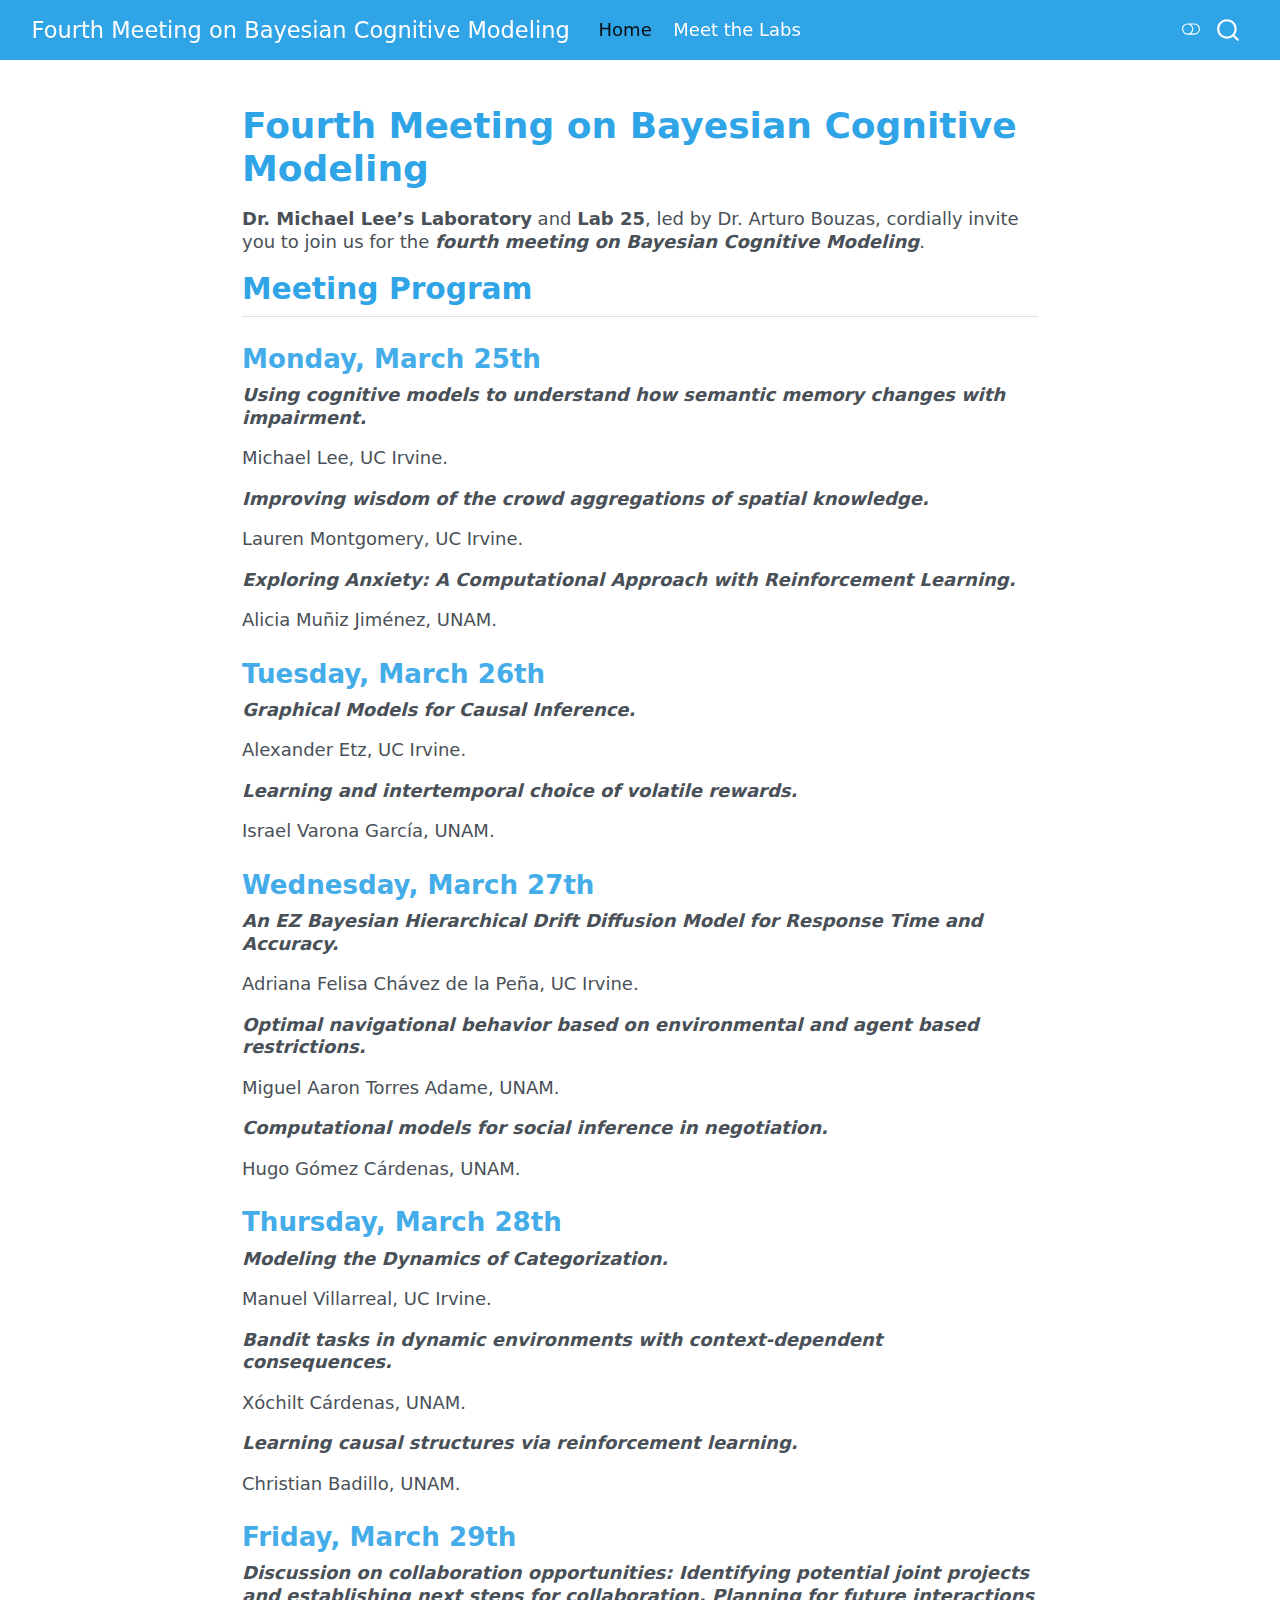
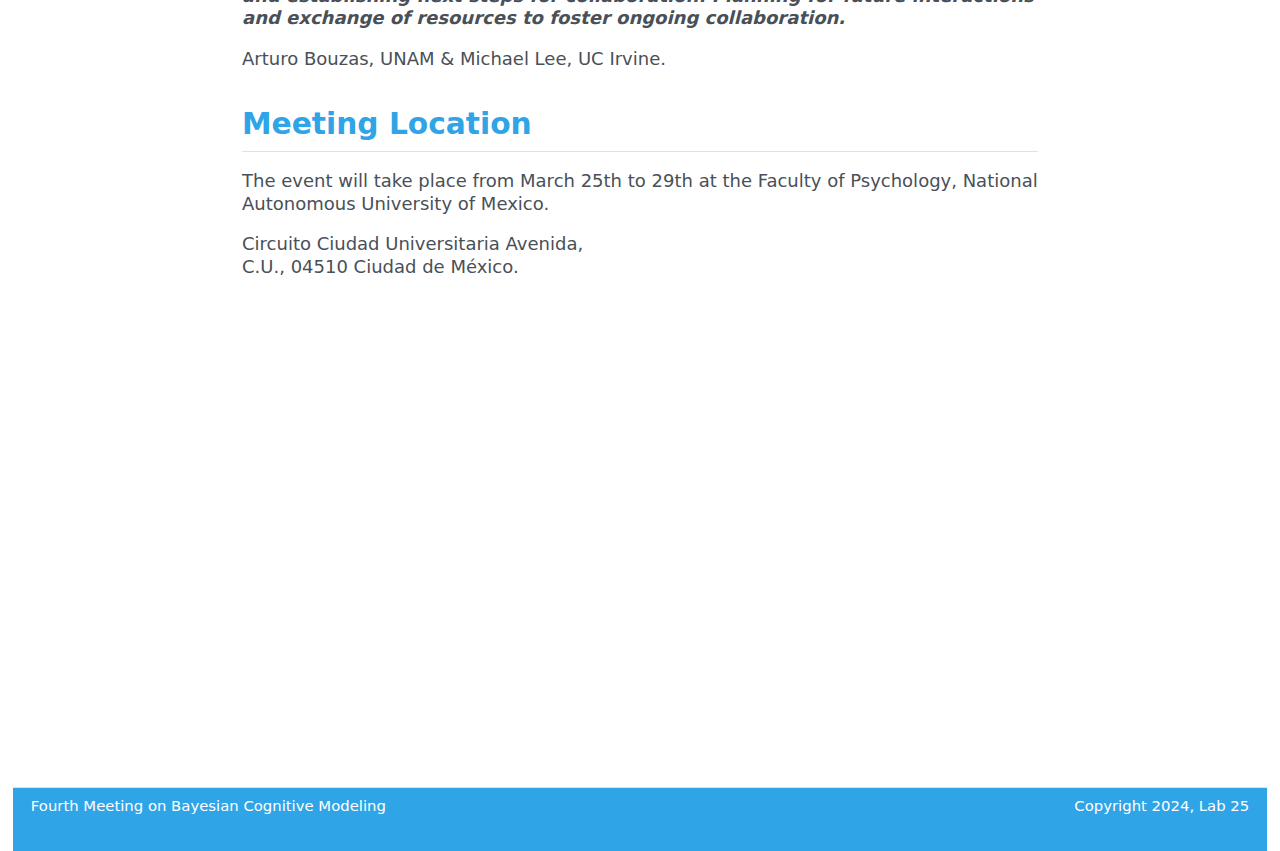
<file: docs/index.html>
<!DOCTYPE html>
<html xmlns="http://www.w3.org/1999/xhtml" lang="en" xml:lang="en"><head>

<meta charset="utf-8">
<meta name="generator" content="quarto-1.4.551">

<meta name="viewport" content="width=device-width, initial-scale=1.0, user-scalable=yes">


<title>Fourth Meeting on Bayesian Cognitive Modeling</title>
<style>
code{white-space: pre-wrap;}
span.smallcaps{font-variant: small-caps;}
div.columns{display: flex; gap: min(4vw, 1.5em);}
div.column{flex: auto; overflow-x: auto;}
div.hanging-indent{margin-left: 1.5em; text-indent: -1.5em;}
ul.task-list{list-style: none;}
ul.task-list li input[type="checkbox"] {
  width: 0.8em;
  margin: 0 0.8em 0.2em -1em; /* quarto-specific, see https://github.com/quarto-dev/quarto-cli/issues/4556 */ 
  vertical-align: middle;
}
</style>


<script src="site_libs/quarto-nav/quarto-nav.js"></script>
<script src="site_libs/quarto-nav/headroom.min.js"></script>
<script src="site_libs/clipboard/clipboard.min.js"></script>
<script src="site_libs/quarto-search/autocomplete.umd.js"></script>
<script src="site_libs/quarto-search/fuse.min.js"></script>
<script src="site_libs/quarto-search/quarto-search.js"></script>
<meta name="quarto:offset" content="./">
<script src="site_libs/quarto-html/quarto.js"></script>
<script src="site_libs/quarto-html/popper.min.js"></script>
<script src="site_libs/quarto-html/tippy.umd.min.js"></script>
<script src="site_libs/quarto-html/anchor.min.js"></script>
<link href="site_libs/quarto-html/tippy.css" rel="stylesheet">
<link href="site_libs/quarto-html/quarto-syntax-highlighting.css" rel="stylesheet" class="quarto-color-scheme" id="quarto-text-highlighting-styles">
<link href="site_libs/quarto-html/quarto-syntax-highlighting-dark.css" rel="prefetch" class="quarto-color-scheme quarto-color-alternate" id="quarto-text-highlighting-styles">
<script src="site_libs/bootstrap/bootstrap.min.js"></script>
<link href="site_libs/bootstrap/bootstrap-icons.css" rel="stylesheet">
<link href="site_libs/bootstrap/bootstrap.min.css" rel="stylesheet" class="quarto-color-scheme" id="quarto-bootstrap" data-mode="light">
<link href="site_libs/bootstrap/bootstrap-dark.min.css" rel="prefetch" class="quarto-color-scheme quarto-color-alternate" id="quarto-bootstrap" data-mode="dark">
<script id="quarto-search-options" type="application/json">{
  "location": "navbar",
  "copy-button": false,
  "collapse-after": 3,
  "panel-placement": "end",
  "type": "overlay",
  "limit": 50,
  "keyboard-shortcut": [
    "f",
    "/",
    "s"
  ],
  "show-item-context": false,
  "language": {
    "search-no-results-text": "No results",
    "search-matching-documents-text": "matching documents",
    "search-copy-link-title": "Copy link to search",
    "search-hide-matches-text": "Hide additional matches",
    "search-more-match-text": "more match in this document",
    "search-more-matches-text": "more matches in this document",
    "search-clear-button-title": "Clear",
    "search-text-placeholder": "",
    "search-detached-cancel-button-title": "Cancel",
    "search-submit-button-title": "Submit",
    "search-label": "Search"
  }
}</script>
<style>html{ scroll-behavior: smooth; }</style>


<link rel="stylesheet" href="styles.css">
</head>

<body class="nav-fixed fullcontent">

<div id="quarto-search-results"></div>
  <header id="quarto-header" class="headroom fixed-top">
    <nav class="navbar navbar-expand-lg " data-bs-theme="dark">
      <div class="navbar-container container-fluid">
      <div class="navbar-brand-container mx-auto">
    <a class="navbar-brand" href="./index.html">
    <span class="navbar-title">Fourth Meeting on Bayesian Cognitive Modeling</span>
    </a>
  </div>
            <div id="quarto-search" class="" title="Search"></div>
          <button class="navbar-toggler" type="button" data-bs-toggle="collapse" data-bs-target="#navbarCollapse" aria-controls="navbarCollapse" aria-expanded="false" aria-label="Toggle navigation" onclick="if (window.quartoToggleHeadroom) { window.quartoToggleHeadroom(); }">
  <span class="navbar-toggler-icon"></span>
</button>
          <div class="collapse navbar-collapse" id="navbarCollapse">
            <ul class="navbar-nav navbar-nav-scroll me-auto">
  <li class="nav-item">
    <a class="nav-link active" href="./index.html" aria-current="page"> 
<span class="menu-text">Home</span></a>
  </li>  
  <li class="nav-item">
    <a class="nav-link" href="./about.html"> 
<span class="menu-text">Meet the Labs</span></a>
  </li>  
</ul>
          </div> <!-- /navcollapse -->
          <div class="quarto-navbar-tools">
  <a href="" class="quarto-color-scheme-toggle quarto-navigation-tool  px-1" onclick="window.quartoToggleColorScheme(); return false;" title="Toggle dark mode"><i class="bi"></i></a>
</div>
      </div> <!-- /container-fluid -->
    </nav>
</header>
<!-- content -->
<div id="quarto-content" class="quarto-container page-columns page-rows-contents page-layout-article page-navbar">
<!-- sidebar -->
<!-- margin-sidebar -->
    
<!-- main -->
<main class="content" id="quarto-document-content">

<header id="title-block-header" class="quarto-title-block default">
<div class="quarto-title">
<h1 class="title">Fourth Meeting on Bayesian Cognitive Modeling</h1>
</div>



<div class="quarto-title-meta">

    
  
    
  </div>
  


</header>


<div>
<p>
</p><p><strong>Dr.&nbsp;Michael Lee’s Laboratory</strong> and <strong>Lab 25</strong>, led by Dr.&nbsp;Arturo Bouzas, cordially invite you to join us for the <strong><em>fourth meeting on Bayesian Cognitive Modeling</em></strong>.</p>
<p></p>
</div>
<section id="meeting-program" class="level2">
<h2 class="anchored" data-anchor-id="meeting-program">Meeting Program</h2>
<section id="monday-march-25th" class="level3">
<h3 class="anchored" data-anchor-id="monday-march-25th">Monday, March 25th</h3>
<p><strong><em>Using cognitive models to understand how semantic memory changes with impairment.</em></strong></p>
<p>Michael Lee, UC Irvine.</p>
<p><strong><em>Improving wisdom of the crowd aggregations of spatial knowledge.</em></strong></p>
<p>Lauren Montgomery, UC Irvine.</p>
<p><strong><em>Exploring Anxiety: A Computational Approach with Reinforcement Learning.</em></strong></p>
<p>Alicia Muñiz Jiménez, UNAM.</p>
</section>
<section id="tuesday-march-26th" class="level3">
<h3 class="anchored" data-anchor-id="tuesday-march-26th">Tuesday, March 26th</h3>
<p><strong><em>Graphical Models for Causal Inference.</em></strong></p>
<p>Alexander Etz, UC Irvine.</p>
<p><strong><em>Learning and intertemporal choice of volatile rewards.</em></strong></p>
<p>Israel Varona García, UNAM.</p>
</section>
<section id="wednesday-march-27th" class="level3">
<h3 class="anchored" data-anchor-id="wednesday-march-27th">Wednesday, March 27th</h3>
<p><strong><em>An EZ Bayesian Hierarchical Drift Diffusion Model for Response Time and Accuracy.</em></strong></p>
<p>Adriana Felisa Chávez de la Peña, UC Irvine.</p>
<p><strong><em>Optimal navigational behavior based on environmental and agent based restrictions.</em></strong></p>
<p>Miguel Aaron Torres Adame, UNAM.</p>
<p><strong><em>Computational models for social inference in negotiation.</em></strong></p>
<p>Hugo Gómez Cárdenas, UNAM.</p>
</section>
<section id="thursday-march-28th" class="level3">
<h3 class="anchored" data-anchor-id="thursday-march-28th">Thursday, March 28th</h3>
<p><strong><em>Modeling the Dynamics of Categorization.</em></strong></p>
<p>Manuel Villarreal, UC Irvine.</p>
<p><strong><em>Bandit tasks in dynamic environments with context-dependent consequences.</em></strong></p>
<p>Xóchilt Cárdenas, UNAM.</p>
<p><strong><em>Learning causal structures via reinforcement learning.</em></strong></p>
<p>Christian Badillo, UNAM.</p>
</section>
<section id="friday-march-29th" class="level3">
<h3 class="anchored" data-anchor-id="friday-march-29th">Friday, March 29th</h3>
<p><strong><em>Discussion on collaboration opportunities: Identifying potential joint projects and establishing next steps for collaboration. Planning for future interactions and exchange of resources to foster ongoing collaboration.</em></strong></p>
<p>Arturo Bouzas, UNAM &amp; Michael Lee, UC Irvine.</p>
</section>
</section>
<section id="meeting-location" class="level2">
<h2 class="anchored" data-anchor-id="meeting-location">Meeting Location</h2>
<div>
<p>
The event will take place from March 25th to 29th at the Faculty of Psychology, National Autonomous University of Mexico.
</p>
</div>
<div>
<p>
Circuito Ciudad Universitaria Avenida, <br> C.U., 04510 Ciudad de México.
</p><p>
</p></div>
<div style="text-decoration:none; overflow:hidden;max-width:100%;width:700px;height:350px;">
<div id="canvas-for-googlemap" style="height:100%; width:100%;max-width:100%;">
<iframe style="height:100%;width:100%;border:0;" frameborder="0" src="https://www.google.com/maps/embed/v1/place?q=Facultad+de+Psicología+UNAM,+Ciudad+Universitaria,+Ciudad+de+México,+CDMX,+México&amp;key=AIzaSyBFw0Qbyq9zTFTd-tUY6dZWTgaQzuU17R8">
</iframe>
</div>
<a class="googlecoder" href="https://www.bootstrapskins.com/themes" id="enable-map-info">premium bootstrap themes</a>
<style>#canvas-for-googlemap img{max-width:none!important;background:none!important;font-size: inherit;font-weight:inherit;}</style>
</div>
<div>
<p><br> <br></p>
</div>


</section>

<a onclick="window.scrollTo(0, 0); return false;" role="button" id="quarto-back-to-top"><i class="bi bi-arrow-up"></i> Back to top</a></main> <!-- /main -->
<script id="quarto-html-after-body" type="application/javascript">
window.document.addEventListener("DOMContentLoaded", function (event) {
  const toggleBodyColorMode = (bsSheetEl) => {
    const mode = bsSheetEl.getAttribute("data-mode");
    const bodyEl = window.document.querySelector("body");
    if (mode === "dark") {
      bodyEl.classList.add("quarto-dark");
      bodyEl.classList.remove("quarto-light");
    } else {
      bodyEl.classList.add("quarto-light");
      bodyEl.classList.remove("quarto-dark");
    }
  }
  const toggleBodyColorPrimary = () => {
    const bsSheetEl = window.document.querySelector("link#quarto-bootstrap");
    if (bsSheetEl) {
      toggleBodyColorMode(bsSheetEl);
    }
  }
  toggleBodyColorPrimary();  
  const disableStylesheet = (stylesheets) => {
    for (let i=0; i < stylesheets.length; i++) {
      const stylesheet = stylesheets[i];
      stylesheet.rel = 'prefetch';
    }
  }
  const enableStylesheet = (stylesheets) => {
    for (let i=0; i < stylesheets.length; i++) {
      const stylesheet = stylesheets[i];
      stylesheet.rel = 'stylesheet';
    }
  }
  const manageTransitions = (selector, allowTransitions) => {
    const els = window.document.querySelectorAll(selector);
    for (let i=0; i < els.length; i++) {
      const el = els[i];
      if (allowTransitions) {
        el.classList.remove('notransition');
      } else {
        el.classList.add('notransition');
      }
    }
  }
  const toggleGiscusIfUsed = (isAlternate, darkModeDefault) => {
    const baseTheme = document.querySelector('#giscus-base-theme')?.value ?? 'light';
    const alternateTheme = document.querySelector('#giscus-alt-theme')?.value ?? 'dark';
    let newTheme = '';
    if(darkModeDefault) {
      newTheme = isAlternate ? baseTheme : alternateTheme;
    } else {
      newTheme = isAlternate ? alternateTheme : baseTheme;
    }
    const changeGiscusTheme = () => {
      // From: https://github.com/giscus/giscus/issues/336
      const sendMessage = (message) => {
        const iframe = document.querySelector('iframe.giscus-frame');
        if (!iframe) return;
        iframe.contentWindow.postMessage({ giscus: message }, 'https://giscus.app');
      }
      sendMessage({
        setConfig: {
          theme: newTheme
        }
      });
    }
    const isGiscussLoaded = window.document.querySelector('iframe.giscus-frame') !== null;
    if (isGiscussLoaded) {
      changeGiscusTheme();
    }
  }
  const toggleColorMode = (alternate) => {
    // Switch the stylesheets
    const alternateStylesheets = window.document.querySelectorAll('link.quarto-color-scheme.quarto-color-alternate');
    manageTransitions('#quarto-margin-sidebar .nav-link', false);
    if (alternate) {
      enableStylesheet(alternateStylesheets);
      for (const sheetNode of alternateStylesheets) {
        if (sheetNode.id === "quarto-bootstrap") {
          toggleBodyColorMode(sheetNode);
        }
      }
    } else {
      disableStylesheet(alternateStylesheets);
      toggleBodyColorPrimary();
    }
    manageTransitions('#quarto-margin-sidebar .nav-link', true);
    // Switch the toggles
    const toggles = window.document.querySelectorAll('.quarto-color-scheme-toggle');
    for (let i=0; i < toggles.length; i++) {
      const toggle = toggles[i];
      if (toggle) {
        if (alternate) {
          toggle.classList.add("alternate");     
        } else {
          toggle.classList.remove("alternate");
        }
      }
    }
    // Hack to workaround the fact that safari doesn't
    // properly recolor the scrollbar when toggling (#1455)
    if (navigator.userAgent.indexOf('Safari') > 0 && navigator.userAgent.indexOf('Chrome') == -1) {
      manageTransitions("body", false);
      window.scrollTo(0, 1);
      setTimeout(() => {
        window.scrollTo(0, 0);
        manageTransitions("body", true);
      }, 40);  
    }
  }
  const isFileUrl = () => { 
    return window.location.protocol === 'file:';
  }
  const hasAlternateSentinel = () => {  
    let styleSentinel = getColorSchemeSentinel();
    if (styleSentinel !== null) {
      return styleSentinel === "alternate";
    } else {
      return false;
    }
  }
  const setStyleSentinel = (alternate) => {
    const value = alternate ? "alternate" : "default";
    if (!isFileUrl()) {
      window.localStorage.setItem("quarto-color-scheme", value);
    } else {
      localAlternateSentinel = value;
    }
  }
  const getColorSchemeSentinel = () => {
    if (!isFileUrl()) {
      const storageValue = window.localStorage.getItem("quarto-color-scheme");
      return storageValue != null ? storageValue : localAlternateSentinel;
    } else {
      return localAlternateSentinel;
    }
  }
  const darkModeDefault = false;
  let localAlternateSentinel = darkModeDefault ? 'alternate' : 'default';
  // Dark / light mode switch
  window.quartoToggleColorScheme = () => {
    // Read the current dark / light value 
    let toAlternate = !hasAlternateSentinel();
    toggleColorMode(toAlternate);
    setStyleSentinel(toAlternate);
    toggleGiscusIfUsed(toAlternate, darkModeDefault);
  };
  // Ensure there is a toggle, if there isn't float one in the top right
  if (window.document.querySelector('.quarto-color-scheme-toggle') === null) {
    const a = window.document.createElement('a');
    a.classList.add('top-right');
    a.classList.add('quarto-color-scheme-toggle');
    a.href = "";
    a.onclick = function() { try { window.quartoToggleColorScheme(); } catch {} return false; };
    const i = window.document.createElement("i");
    i.classList.add('bi');
    a.appendChild(i);
    window.document.body.appendChild(a);
  }
  // Switch to dark mode if need be
  if (hasAlternateSentinel()) {
    toggleColorMode(true);
  } else {
    toggleColorMode(false);
  }
  const icon = "";
  const anchorJS = new window.AnchorJS();
  anchorJS.options = {
    placement: 'right',
    icon: icon
  };
  anchorJS.add('.anchored');
  const isCodeAnnotation = (el) => {
    for (const clz of el.classList) {
      if (clz.startsWith('code-annotation-')) {                     
        return true;
      }
    }
    return false;
  }
  const clipboard = new window.ClipboardJS('.code-copy-button', {
    text: function(trigger) {
      const codeEl = trigger.previousElementSibling.cloneNode(true);
      for (const childEl of codeEl.children) {
        if (isCodeAnnotation(childEl)) {
          childEl.remove();
        }
      }
      return codeEl.innerText;
    }
  });
  clipboard.on('success', function(e) {
    // button target
    const button = e.trigger;
    // don't keep focus
    button.blur();
    // flash "checked"
    button.classList.add('code-copy-button-checked');
    var currentTitle = button.getAttribute("title");
    button.setAttribute("title", "Copied!");
    let tooltip;
    if (window.bootstrap) {
      button.setAttribute("data-bs-toggle", "tooltip");
      button.setAttribute("data-bs-placement", "left");
      button.setAttribute("data-bs-title", "Copied!");
      tooltip = new bootstrap.Tooltip(button, 
        { trigger: "manual", 
          customClass: "code-copy-button-tooltip",
          offset: [0, -8]});
      tooltip.show();    
    }
    setTimeout(function() {
      if (tooltip) {
        tooltip.hide();
        button.removeAttribute("data-bs-title");
        button.removeAttribute("data-bs-toggle");
        button.removeAttribute("data-bs-placement");
      }
      button.setAttribute("title", currentTitle);
      button.classList.remove('code-copy-button-checked');
    }, 1000);
    // clear code selection
    e.clearSelection();
  });
    var localhostRegex = new RegExp(/^(?:http|https):\/\/localhost\:?[0-9]*\//);
    var mailtoRegex = new RegExp(/^mailto:/);
      var filterRegex = new RegExp('/' + window.location.host + '/');
    var isInternal = (href) => {
        return filterRegex.test(href) || localhostRegex.test(href) || mailtoRegex.test(href);
    }
    // Inspect non-navigation links and adorn them if external
 	var links = window.document.querySelectorAll('a[href]:not(.nav-link):not(.navbar-brand):not(.toc-action):not(.sidebar-link):not(.sidebar-item-toggle):not(.pagination-link):not(.no-external):not([aria-hidden]):not(.dropdown-item):not(.quarto-navigation-tool)');
    for (var i=0; i<links.length; i++) {
      const link = links[i];
      if (!isInternal(link.href)) {
        // undo the damage that might have been done by quarto-nav.js in the case of
        // links that we want to consider external
        if (link.dataset.originalHref !== undefined) {
          link.href = link.dataset.originalHref;
        }
      }
    }
  function tippyHover(el, contentFn, onTriggerFn, onUntriggerFn) {
    const config = {
      allowHTML: true,
      maxWidth: 500,
      delay: 100,
      arrow: false,
      appendTo: function(el) {
          return el.parentElement;
      },
      interactive: true,
      interactiveBorder: 10,
      theme: 'quarto',
      placement: 'bottom-start',
    };
    if (contentFn) {
      config.content = contentFn;
    }
    if (onTriggerFn) {
      config.onTrigger = onTriggerFn;
    }
    if (onUntriggerFn) {
      config.onUntrigger = onUntriggerFn;
    }
    window.tippy(el, config); 
  }
  const noterefs = window.document.querySelectorAll('a[role="doc-noteref"]');
  for (var i=0; i<noterefs.length; i++) {
    const ref = noterefs[i];
    tippyHover(ref, function() {
      // use id or data attribute instead here
      let href = ref.getAttribute('data-footnote-href') || ref.getAttribute('href');
      try { href = new URL(href).hash; } catch {}
      const id = href.replace(/^#\/?/, "");
      const note = window.document.getElementById(id);
      if (note) {
        return note.innerHTML;
      } else {
        return "";
      }
    });
  }
  const xrefs = window.document.querySelectorAll('a.quarto-xref');
  const processXRef = (id, note) => {
    // Strip column container classes
    const stripColumnClz = (el) => {
      el.classList.remove("page-full", "page-columns");
      if (el.children) {
        for (const child of el.children) {
          stripColumnClz(child);
        }
      }
    }
    stripColumnClz(note)
    if (id === null || id.startsWith('sec-')) {
      // Special case sections, only their first couple elements
      const container = document.createElement("div");
      if (note.children && note.children.length > 2) {
        container.appendChild(note.children[0].cloneNode(true));
        for (let i = 1; i < note.children.length; i++) {
          const child = note.children[i];
          if (child.tagName === "P" && child.innerText === "") {
            continue;
          } else {
            container.appendChild(child.cloneNode(true));
            break;
          }
        }
        if (window.Quarto?.typesetMath) {
          window.Quarto.typesetMath(container);
        }
        return container.innerHTML
      } else {
        if (window.Quarto?.typesetMath) {
          window.Quarto.typesetMath(note);
        }
        return note.innerHTML;
      }
    } else {
      // Remove any anchor links if they are present
      const anchorLink = note.querySelector('a.anchorjs-link');
      if (anchorLink) {
        anchorLink.remove();
      }
      if (window.Quarto?.typesetMath) {
        window.Quarto.typesetMath(note);
      }
      // TODO in 1.5, we should make sure this works without a callout special case
      if (note.classList.contains("callout")) {
        return note.outerHTML;
      } else {
        return note.innerHTML;
      }
    }
  }
  for (var i=0; i<xrefs.length; i++) {
    const xref = xrefs[i];
    tippyHover(xref, undefined, function(instance) {
      instance.disable();
      let url = xref.getAttribute('href');
      let hash = undefined; 
      if (url.startsWith('#')) {
        hash = url;
      } else {
        try { hash = new URL(url).hash; } catch {}
      }
      if (hash) {
        const id = hash.replace(/^#\/?/, "");
        const note = window.document.getElementById(id);
        if (note !== null) {
          try {
            const html = processXRef(id, note.cloneNode(true));
            instance.setContent(html);
          } finally {
            instance.enable();
            instance.show();
          }
        } else {
          // See if we can fetch this
          fetch(url.split('#')[0])
          .then(res => res.text())
          .then(html => {
            const parser = new DOMParser();
            const htmlDoc = parser.parseFromString(html, "text/html");
            const note = htmlDoc.getElementById(id);
            if (note !== null) {
              const html = processXRef(id, note);
              instance.setContent(html);
            } 
          }).finally(() => {
            instance.enable();
            instance.show();
          });
        }
      } else {
        // See if we can fetch a full url (with no hash to target)
        // This is a special case and we should probably do some content thinning / targeting
        fetch(url)
        .then(res => res.text())
        .then(html => {
          const parser = new DOMParser();
          const htmlDoc = parser.parseFromString(html, "text/html");
          const note = htmlDoc.querySelector('main.content');
          if (note !== null) {
            // This should only happen for chapter cross references
            // (since there is no id in the URL)
            // remove the first header
            if (note.children.length > 0 && note.children[0].tagName === "HEADER") {
              note.children[0].remove();
            }
            const html = processXRef(null, note);
            instance.setContent(html);
          } 
        }).finally(() => {
          instance.enable();
          instance.show();
        });
      }
    }, function(instance) {
    });
  }
      let selectedAnnoteEl;
      const selectorForAnnotation = ( cell, annotation) => {
        let cellAttr = 'data-code-cell="' + cell + '"';
        let lineAttr = 'data-code-annotation="' +  annotation + '"';
        const selector = 'span[' + cellAttr + '][' + lineAttr + ']';
        return selector;
      }
      const selectCodeLines = (annoteEl) => {
        const doc = window.document;
        const targetCell = annoteEl.getAttribute("data-target-cell");
        const targetAnnotation = annoteEl.getAttribute("data-target-annotation");
        const annoteSpan = window.document.querySelector(selectorForAnnotation(targetCell, targetAnnotation));
        const lines = annoteSpan.getAttribute("data-code-lines").split(",");
        const lineIds = lines.map((line) => {
          return targetCell + "-" + line;
        })
        let top = null;
        let height = null;
        let parent = null;
        if (lineIds.length > 0) {
            //compute the position of the single el (top and bottom and make a div)
            const el = window.document.getElementById(lineIds[0]);
            top = el.offsetTop;
            height = el.offsetHeight;
            parent = el.parentElement.parentElement;
          if (lineIds.length > 1) {
            const lastEl = window.document.getElementById(lineIds[lineIds.length - 1]);
            const bottom = lastEl.offsetTop + lastEl.offsetHeight;
            height = bottom - top;
          }
          if (top !== null && height !== null && parent !== null) {
            // cook up a div (if necessary) and position it 
            let div = window.document.getElementById("code-annotation-line-highlight");
            if (div === null) {
              div = window.document.createElement("div");
              div.setAttribute("id", "code-annotation-line-highlight");
              div.style.position = 'absolute';
              parent.appendChild(div);
            }
            div.style.top = top - 2 + "px";
            div.style.height = height + 4 + "px";
            div.style.left = 0;
            let gutterDiv = window.document.getElementById("code-annotation-line-highlight-gutter");
            if (gutterDiv === null) {
              gutterDiv = window.document.createElement("div");
              gutterDiv.setAttribute("id", "code-annotation-line-highlight-gutter");
              gutterDiv.style.position = 'absolute';
              const codeCell = window.document.getElementById(targetCell);
              const gutter = codeCell.querySelector('.code-annotation-gutter');
              gutter.appendChild(gutterDiv);
            }
            gutterDiv.style.top = top - 2 + "px";
            gutterDiv.style.height = height + 4 + "px";
          }
          selectedAnnoteEl = annoteEl;
        }
      };
      const unselectCodeLines = () => {
        const elementsIds = ["code-annotation-line-highlight", "code-annotation-line-highlight-gutter"];
        elementsIds.forEach((elId) => {
          const div = window.document.getElementById(elId);
          if (div) {
            div.remove();
          }
        });
        selectedAnnoteEl = undefined;
      };
        // Handle positioning of the toggle
    window.addEventListener(
      "resize",
      throttle(() => {
        elRect = undefined;
        if (selectedAnnoteEl) {
          selectCodeLines(selectedAnnoteEl);
        }
      }, 10)
    );
    function throttle(fn, ms) {
    let throttle = false;
    let timer;
      return (...args) => {
        if(!throttle) { // first call gets through
            fn.apply(this, args);
            throttle = true;
        } else { // all the others get throttled
            if(timer) clearTimeout(timer); // cancel #2
            timer = setTimeout(() => {
              fn.apply(this, args);
              timer = throttle = false;
            }, ms);
        }
      };
    }
      // Attach click handler to the DT
      const annoteDls = window.document.querySelectorAll('dt[data-target-cell]');
      for (const annoteDlNode of annoteDls) {
        annoteDlNode.addEventListener('click', (event) => {
          const clickedEl = event.target;
          if (clickedEl !== selectedAnnoteEl) {
            unselectCodeLines();
            const activeEl = window.document.querySelector('dt[data-target-cell].code-annotation-active');
            if (activeEl) {
              activeEl.classList.remove('code-annotation-active');
            }
            selectCodeLines(clickedEl);
            clickedEl.classList.add('code-annotation-active');
          } else {
            // Unselect the line
            unselectCodeLines();
            clickedEl.classList.remove('code-annotation-active');
          }
        });
      }
  const findCites = (el) => {
    const parentEl = el.parentElement;
    if (parentEl) {
      const cites = parentEl.dataset.cites;
      if (cites) {
        return {
          el,
          cites: cites.split(' ')
        };
      } else {
        return findCites(el.parentElement)
      }
    } else {
      return undefined;
    }
  };
  var bibliorefs = window.document.querySelectorAll('a[role="doc-biblioref"]');
  for (var i=0; i<bibliorefs.length; i++) {
    const ref = bibliorefs[i];
    const citeInfo = findCites(ref);
    if (citeInfo) {
      tippyHover(citeInfo.el, function() {
        var popup = window.document.createElement('div');
        citeInfo.cites.forEach(function(cite) {
          var citeDiv = window.document.createElement('div');
          citeDiv.classList.add('hanging-indent');
          citeDiv.classList.add('csl-entry');
          var biblioDiv = window.document.getElementById('ref-' + cite);
          if (biblioDiv) {
            citeDiv.innerHTML = biblioDiv.innerHTML;
          }
          popup.appendChild(citeDiv);
        });
        return popup.innerHTML;
      });
    }
  }
});
</script>
</div> <!-- /content -->
<footer class="footer">
  <div class="nav-footer">
    <div class="nav-footer-left">
<p>Fourth Meeting on Bayesian Cognitive Modeling</p>
</div>   
    <div class="nav-footer-center">
      &nbsp;
    </div>
    <div class="nav-footer-right">
<p>Copyright 2024, Lab 25</p>
</div>
  </div>
</footer>




<script src="site_libs/quarto-html/zenscroll-min.js"></script>
</body></html>
</file>
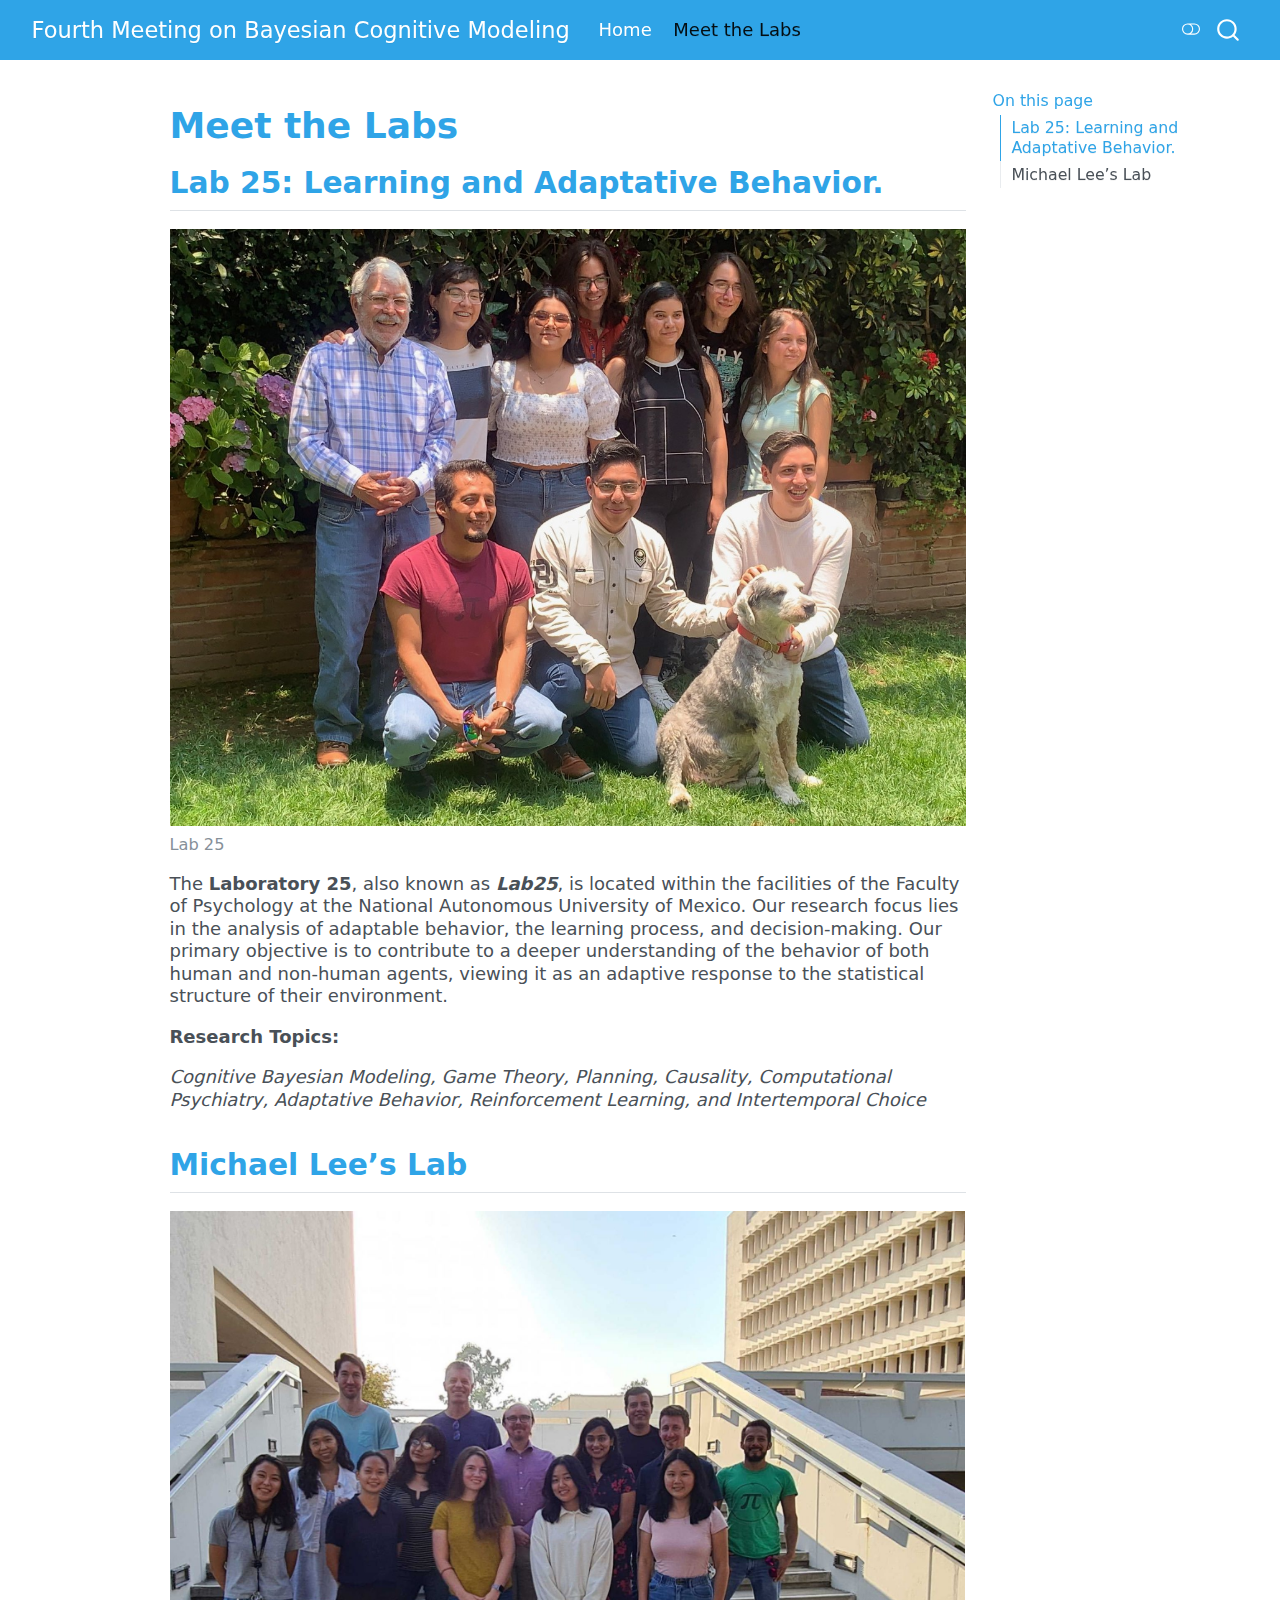
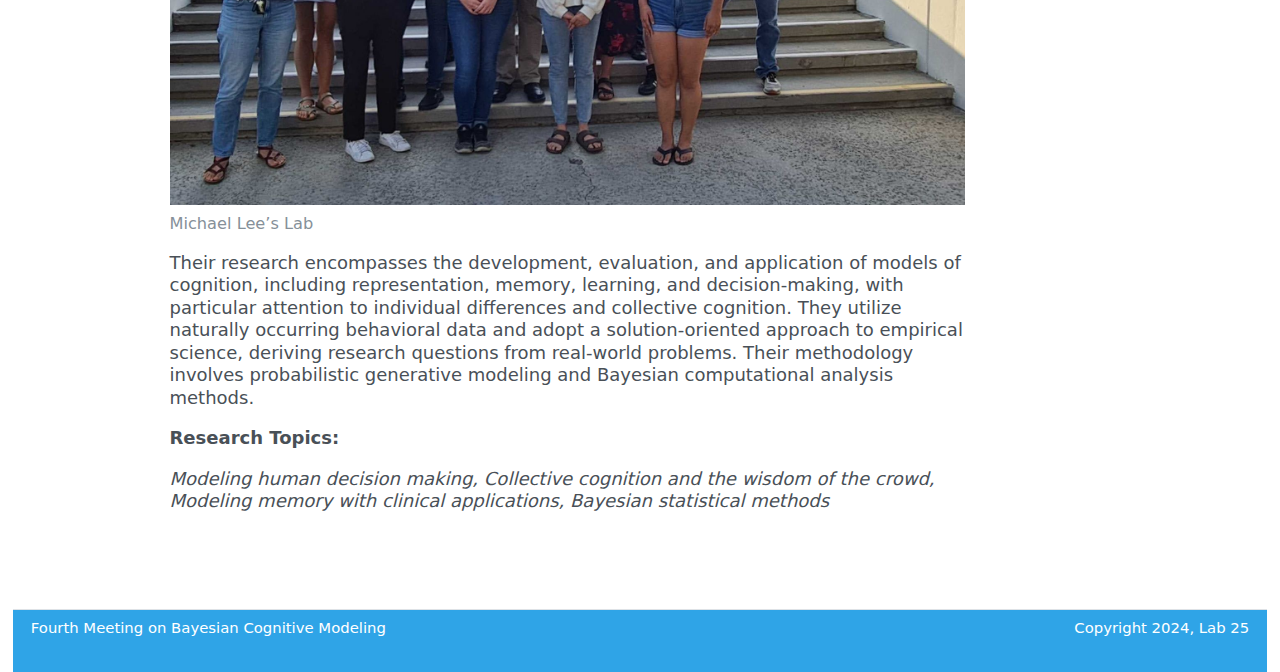
<file: docs/about.html>
<!DOCTYPE html>
<html xmlns="http://www.w3.org/1999/xhtml" lang="en" xml:lang="en"><head>

<meta charset="utf-8">
<meta name="generator" content="quarto-1.4.551">

<meta name="viewport" content="width=device-width, initial-scale=1.0, user-scalable=yes">


<title>Fourth Meeting on Bayesian Cognitive Modeling - Meet the Labs</title>
<style>
code{white-space: pre-wrap;}
span.smallcaps{font-variant: small-caps;}
div.columns{display: flex; gap: min(4vw, 1.5em);}
div.column{flex: auto; overflow-x: auto;}
div.hanging-indent{margin-left: 1.5em; text-indent: -1.5em;}
ul.task-list{list-style: none;}
ul.task-list li input[type="checkbox"] {
  width: 0.8em;
  margin: 0 0.8em 0.2em -1em; /* quarto-specific, see https://github.com/quarto-dev/quarto-cli/issues/4556 */ 
  vertical-align: middle;
}
</style>


<script src="site_libs/quarto-nav/quarto-nav.js"></script>
<script src="site_libs/quarto-nav/headroom.min.js"></script>
<script src="site_libs/clipboard/clipboard.min.js"></script>
<script src="site_libs/quarto-search/autocomplete.umd.js"></script>
<script src="site_libs/quarto-search/fuse.min.js"></script>
<script src="site_libs/quarto-search/quarto-search.js"></script>
<meta name="quarto:offset" content="./">
<script src="site_libs/quarto-html/quarto.js"></script>
<script src="site_libs/quarto-html/popper.min.js"></script>
<script src="site_libs/quarto-html/tippy.umd.min.js"></script>
<script src="site_libs/quarto-html/anchor.min.js"></script>
<link href="site_libs/quarto-html/tippy.css" rel="stylesheet">
<link href="site_libs/quarto-html/quarto-syntax-highlighting.css" rel="stylesheet" class="quarto-color-scheme" id="quarto-text-highlighting-styles">
<link href="site_libs/quarto-html/quarto-syntax-highlighting-dark.css" rel="prefetch" class="quarto-color-scheme quarto-color-alternate" id="quarto-text-highlighting-styles">
<script src="site_libs/bootstrap/bootstrap.min.js"></script>
<link href="site_libs/bootstrap/bootstrap-icons.css" rel="stylesheet">
<link href="site_libs/bootstrap/bootstrap.min.css" rel="stylesheet" class="quarto-color-scheme" id="quarto-bootstrap" data-mode="light">
<link href="site_libs/bootstrap/bootstrap-dark.min.css" rel="prefetch" class="quarto-color-scheme quarto-color-alternate" id="quarto-bootstrap" data-mode="dark">
<script id="quarto-search-options" type="application/json">{
  "location": "navbar",
  "copy-button": false,
  "collapse-after": 3,
  "panel-placement": "end",
  "type": "overlay",
  "limit": 50,
  "keyboard-shortcut": [
    "f",
    "/",
    "s"
  ],
  "show-item-context": false,
  "language": {
    "search-no-results-text": "No results",
    "search-matching-documents-text": "matching documents",
    "search-copy-link-title": "Copy link to search",
    "search-hide-matches-text": "Hide additional matches",
    "search-more-match-text": "more match in this document",
    "search-more-matches-text": "more matches in this document",
    "search-clear-button-title": "Clear",
    "search-text-placeholder": "",
    "search-detached-cancel-button-title": "Cancel",
    "search-submit-button-title": "Submit",
    "search-label": "Search"
  }
}</script>
<style>html{ scroll-behavior: smooth; }</style>


<link rel="stylesheet" href="styles.css">
</head>

<body class="nav-fixed">

<div id="quarto-search-results"></div>
  <header id="quarto-header" class="headroom fixed-top">
    <nav class="navbar navbar-expand-lg " data-bs-theme="dark">
      <div class="navbar-container container-fluid">
      <div class="navbar-brand-container mx-auto">
    <a class="navbar-brand" href="./index.html">
    <span class="navbar-title">Fourth Meeting on Bayesian Cognitive Modeling</span>
    </a>
  </div>
            <div id="quarto-search" class="" title="Search"></div>
          <button class="navbar-toggler" type="button" data-bs-toggle="collapse" data-bs-target="#navbarCollapse" aria-controls="navbarCollapse" aria-expanded="false" aria-label="Toggle navigation" onclick="if (window.quartoToggleHeadroom) { window.quartoToggleHeadroom(); }">
  <span class="navbar-toggler-icon"></span>
</button>
          <div class="collapse navbar-collapse" id="navbarCollapse">
            <ul class="navbar-nav navbar-nav-scroll me-auto">
  <li class="nav-item">
    <a class="nav-link" href="./index.html"> 
<span class="menu-text">Home</span></a>
  </li>  
  <li class="nav-item">
    <a class="nav-link active" href="./about.html" aria-current="page"> 
<span class="menu-text">Meet the Labs</span></a>
  </li>  
</ul>
          </div> <!-- /navcollapse -->
          <div class="quarto-navbar-tools">
  <a href="" class="quarto-color-scheme-toggle quarto-navigation-tool  px-1" onclick="window.quartoToggleColorScheme(); return false;" title="Toggle dark mode"><i class="bi"></i></a>
</div>
      </div> <!-- /container-fluid -->
    </nav>
</header>
<!-- content -->
<div id="quarto-content" class="quarto-container page-columns page-rows-contents page-layout-article page-navbar">
<!-- sidebar -->
<!-- margin-sidebar -->
    <div id="quarto-margin-sidebar" class="sidebar margin-sidebar">
        <nav id="TOC" role="doc-toc" class="toc-active">
    <h2 id="toc-title">On this page</h2>
   
  <ul>
  <li><a href="#lab-25-learning-and-adaptative-behavior." id="toc-lab-25-learning-and-adaptative-behavior." class="nav-link active" data-scroll-target="#lab-25-learning-and-adaptative-behavior.">Lab 25: Learning and Adaptative Behavior.</a></li>
  <li><a href="#michael-lees-lab" id="toc-michael-lees-lab" class="nav-link" data-scroll-target="#michael-lees-lab">Michael Lee’s Lab</a></li>
  </ul>
</nav>
    </div>
<!-- main -->
<main class="content" id="quarto-document-content">

<header id="title-block-header" class="quarto-title-block default">
<div class="quarto-title">
<h1 class="title">Meet the Labs</h1>
</div>



<div class="quarto-title-meta">

    
  
    
  </div>
  


</header>


<section id="lab-25-learning-and-adaptative-behavior." class="level2">
<h2 class="anchored" data-anchor-id="lab-25-learning-and-adaptative-behavior.">Lab 25: Learning and Adaptative Behavior.</h2>
<div class="quarto-figure quarto-figure-center">
<figure class="figure">
<p><img src="img/thumbnail_Lab 25.jpg" class="img-fluid figure-img"></p>
<figcaption>Lab 25</figcaption>
</figure>
</div>
<p><left> <p1> The <strong>Laboratory 25</strong>, also known as <strong><em>Lab25</em></strong>, is located within the facilities of the Faculty of Psychology at the National Autonomous University of Mexico. Our research focus lies in the analysis of adaptable behavior, the learning process, and decision-making. Our primary objective is to contribute to a deeper understanding of the behavior of both human and non-human agents, viewing it as an adaptive response to the statistical structure of their environment.</p1> <br></left></p>
<p><p2><left><b> Research Topics:</b></left></p2></p>
<p><p3> <i> Cognitive Bayesian Modeling, Game Theory, Planning, Causality, Computational Psychiatry, Adaptative Behavior, Reinforcement Learning, and Intertemporal Choice </i> </p3> </p>
</section>
<section id="michael-lees-lab" class="level2">
<h2 class="anchored" data-anchor-id="michael-lees-lab">Michael Lee’s Lab</h2>
<div class="quarto-figure quarto-figure-center">
<figure class="figure">
<p><img src="img/Michael_lab.jpg" class="img-fluid figure-img"></p>
<figcaption>Michael Lee’s Lab</figcaption>
</figure>
</div>
<p>Their research encompasses the development, evaluation, and application of models of cognition, including representation, memory, learning, and decision-making, with particular attention to individual differences and collective cognition. They utilize naturally occurring behavioral data and adopt a solution-oriented approach to empirical science, deriving research questions from real-world problems. Their methodology involves probabilistic generative modeling and Bayesian computational analysis methods.</p>
<p><p2><left><b> Research Topics:</b></left></p2></p>
<p><p3> <i> Modeling human decision making, Collective cognition and the wisdom of the crowd, Modeling memory with clinical applications, Bayesian statistical methods </i> </p3> </p>


</section>

<a onclick="window.scrollTo(0, 0); return false;" role="button" id="quarto-back-to-top"><i class="bi bi-arrow-up"></i> Back to top</a></main> <!-- /main -->
<script id="quarto-html-after-body" type="application/javascript">
window.document.addEventListener("DOMContentLoaded", function (event) {
  const toggleBodyColorMode = (bsSheetEl) => {
    const mode = bsSheetEl.getAttribute("data-mode");
    const bodyEl = window.document.querySelector("body");
    if (mode === "dark") {
      bodyEl.classList.add("quarto-dark");
      bodyEl.classList.remove("quarto-light");
    } else {
      bodyEl.classList.add("quarto-light");
      bodyEl.classList.remove("quarto-dark");
    }
  }
  const toggleBodyColorPrimary = () => {
    const bsSheetEl = window.document.querySelector("link#quarto-bootstrap");
    if (bsSheetEl) {
      toggleBodyColorMode(bsSheetEl);
    }
  }
  toggleBodyColorPrimary();  
  const disableStylesheet = (stylesheets) => {
    for (let i=0; i < stylesheets.length; i++) {
      const stylesheet = stylesheets[i];
      stylesheet.rel = 'prefetch';
    }
  }
  const enableStylesheet = (stylesheets) => {
    for (let i=0; i < stylesheets.length; i++) {
      const stylesheet = stylesheets[i];
      stylesheet.rel = 'stylesheet';
    }
  }
  const manageTransitions = (selector, allowTransitions) => {
    const els = window.document.querySelectorAll(selector);
    for (let i=0; i < els.length; i++) {
      const el = els[i];
      if (allowTransitions) {
        el.classList.remove('notransition');
      } else {
        el.classList.add('notransition');
      }
    }
  }
  const toggleGiscusIfUsed = (isAlternate, darkModeDefault) => {
    const baseTheme = document.querySelector('#giscus-base-theme')?.value ?? 'light';
    const alternateTheme = document.querySelector('#giscus-alt-theme')?.value ?? 'dark';
    let newTheme = '';
    if(darkModeDefault) {
      newTheme = isAlternate ? baseTheme : alternateTheme;
    } else {
      newTheme = isAlternate ? alternateTheme : baseTheme;
    }
    const changeGiscusTheme = () => {
      // From: https://github.com/giscus/giscus/issues/336
      const sendMessage = (message) => {
        const iframe = document.querySelector('iframe.giscus-frame');
        if (!iframe) return;
        iframe.contentWindow.postMessage({ giscus: message }, 'https://giscus.app');
      }
      sendMessage({
        setConfig: {
          theme: newTheme
        }
      });
    }
    const isGiscussLoaded = window.document.querySelector('iframe.giscus-frame') !== null;
    if (isGiscussLoaded) {
      changeGiscusTheme();
    }
  }
  const toggleColorMode = (alternate) => {
    // Switch the stylesheets
    const alternateStylesheets = window.document.querySelectorAll('link.quarto-color-scheme.quarto-color-alternate');
    manageTransitions('#quarto-margin-sidebar .nav-link', false);
    if (alternate) {
      enableStylesheet(alternateStylesheets);
      for (const sheetNode of alternateStylesheets) {
        if (sheetNode.id === "quarto-bootstrap") {
          toggleBodyColorMode(sheetNode);
        }
      }
    } else {
      disableStylesheet(alternateStylesheets);
      toggleBodyColorPrimary();
    }
    manageTransitions('#quarto-margin-sidebar .nav-link', true);
    // Switch the toggles
    const toggles = window.document.querySelectorAll('.quarto-color-scheme-toggle');
    for (let i=0; i < toggles.length; i++) {
      const toggle = toggles[i];
      if (toggle) {
        if (alternate) {
          toggle.classList.add("alternate");     
        } else {
          toggle.classList.remove("alternate");
        }
      }
    }
    // Hack to workaround the fact that safari doesn't
    // properly recolor the scrollbar when toggling (#1455)
    if (navigator.userAgent.indexOf('Safari') > 0 && navigator.userAgent.indexOf('Chrome') == -1) {
      manageTransitions("body", false);
      window.scrollTo(0, 1);
      setTimeout(() => {
        window.scrollTo(0, 0);
        manageTransitions("body", true);
      }, 40);  
    }
  }
  const isFileUrl = () => { 
    return window.location.protocol === 'file:';
  }
  const hasAlternateSentinel = () => {  
    let styleSentinel = getColorSchemeSentinel();
    if (styleSentinel !== null) {
      return styleSentinel === "alternate";
    } else {
      return false;
    }
  }
  const setStyleSentinel = (alternate) => {
    const value = alternate ? "alternate" : "default";
    if (!isFileUrl()) {
      window.localStorage.setItem("quarto-color-scheme", value);
    } else {
      localAlternateSentinel = value;
    }
  }
  const getColorSchemeSentinel = () => {
    if (!isFileUrl()) {
      const storageValue = window.localStorage.getItem("quarto-color-scheme");
      return storageValue != null ? storageValue : localAlternateSentinel;
    } else {
      return localAlternateSentinel;
    }
  }
  const darkModeDefault = false;
  let localAlternateSentinel = darkModeDefault ? 'alternate' : 'default';
  // Dark / light mode switch
  window.quartoToggleColorScheme = () => {
    // Read the current dark / light value 
    let toAlternate = !hasAlternateSentinel();
    toggleColorMode(toAlternate);
    setStyleSentinel(toAlternate);
    toggleGiscusIfUsed(toAlternate, darkModeDefault);
  };
  // Ensure there is a toggle, if there isn't float one in the top right
  if (window.document.querySelector('.quarto-color-scheme-toggle') === null) {
    const a = window.document.createElement('a');
    a.classList.add('top-right');
    a.classList.add('quarto-color-scheme-toggle');
    a.href = "";
    a.onclick = function() { try { window.quartoToggleColorScheme(); } catch {} return false; };
    const i = window.document.createElement("i");
    i.classList.add('bi');
    a.appendChild(i);
    window.document.body.appendChild(a);
  }
  // Switch to dark mode if need be
  if (hasAlternateSentinel()) {
    toggleColorMode(true);
  } else {
    toggleColorMode(false);
  }
  const icon = "";
  const anchorJS = new window.AnchorJS();
  anchorJS.options = {
    placement: 'right',
    icon: icon
  };
  anchorJS.add('.anchored');
  const isCodeAnnotation = (el) => {
    for (const clz of el.classList) {
      if (clz.startsWith('code-annotation-')) {                     
        return true;
      }
    }
    return false;
  }
  const clipboard = new window.ClipboardJS('.code-copy-button', {
    text: function(trigger) {
      const codeEl = trigger.previousElementSibling.cloneNode(true);
      for (const childEl of codeEl.children) {
        if (isCodeAnnotation(childEl)) {
          childEl.remove();
        }
      }
      return codeEl.innerText;
    }
  });
  clipboard.on('success', function(e) {
    // button target
    const button = e.trigger;
    // don't keep focus
    button.blur();
    // flash "checked"
    button.classList.add('code-copy-button-checked');
    var currentTitle = button.getAttribute("title");
    button.setAttribute("title", "Copied!");
    let tooltip;
    if (window.bootstrap) {
      button.setAttribute("data-bs-toggle", "tooltip");
      button.setAttribute("data-bs-placement", "left");
      button.setAttribute("data-bs-title", "Copied!");
      tooltip = new bootstrap.Tooltip(button, 
        { trigger: "manual", 
          customClass: "code-copy-button-tooltip",
          offset: [0, -8]});
      tooltip.show();    
    }
    setTimeout(function() {
      if (tooltip) {
        tooltip.hide();
        button.removeAttribute("data-bs-title");
        button.removeAttribute("data-bs-toggle");
        button.removeAttribute("data-bs-placement");
      }
      button.setAttribute("title", currentTitle);
      button.classList.remove('code-copy-button-checked');
    }, 1000);
    // clear code selection
    e.clearSelection();
  });
    var localhostRegex = new RegExp(/^(?:http|https):\/\/localhost\:?[0-9]*\//);
    var mailtoRegex = new RegExp(/^mailto:/);
      var filterRegex = new RegExp('/' + window.location.host + '/');
    var isInternal = (href) => {
        return filterRegex.test(href) || localhostRegex.test(href) || mailtoRegex.test(href);
    }
    // Inspect non-navigation links and adorn them if external
 	var links = window.document.querySelectorAll('a[href]:not(.nav-link):not(.navbar-brand):not(.toc-action):not(.sidebar-link):not(.sidebar-item-toggle):not(.pagination-link):not(.no-external):not([aria-hidden]):not(.dropdown-item):not(.quarto-navigation-tool)');
    for (var i=0; i<links.length; i++) {
      const link = links[i];
      if (!isInternal(link.href)) {
        // undo the damage that might have been done by quarto-nav.js in the case of
        // links that we want to consider external
        if (link.dataset.originalHref !== undefined) {
          link.href = link.dataset.originalHref;
        }
      }
    }
  function tippyHover(el, contentFn, onTriggerFn, onUntriggerFn) {
    const config = {
      allowHTML: true,
      maxWidth: 500,
      delay: 100,
      arrow: false,
      appendTo: function(el) {
          return el.parentElement;
      },
      interactive: true,
      interactiveBorder: 10,
      theme: 'quarto',
      placement: 'bottom-start',
    };
    if (contentFn) {
      config.content = contentFn;
    }
    if (onTriggerFn) {
      config.onTrigger = onTriggerFn;
    }
    if (onUntriggerFn) {
      config.onUntrigger = onUntriggerFn;
    }
    window.tippy(el, config); 
  }
  const noterefs = window.document.querySelectorAll('a[role="doc-noteref"]');
  for (var i=0; i<noterefs.length; i++) {
    const ref = noterefs[i];
    tippyHover(ref, function() {
      // use id or data attribute instead here
      let href = ref.getAttribute('data-footnote-href') || ref.getAttribute('href');
      try { href = new URL(href).hash; } catch {}
      const id = href.replace(/^#\/?/, "");
      const note = window.document.getElementById(id);
      if (note) {
        return note.innerHTML;
      } else {
        return "";
      }
    });
  }
  const xrefs = window.document.querySelectorAll('a.quarto-xref');
  const processXRef = (id, note) => {
    // Strip column container classes
    const stripColumnClz = (el) => {
      el.classList.remove("page-full", "page-columns");
      if (el.children) {
        for (const child of el.children) {
          stripColumnClz(child);
        }
      }
    }
    stripColumnClz(note)
    if (id === null || id.startsWith('sec-')) {
      // Special case sections, only their first couple elements
      const container = document.createElement("div");
      if (note.children && note.children.length > 2) {
        container.appendChild(note.children[0].cloneNode(true));
        for (let i = 1; i < note.children.length; i++) {
          const child = note.children[i];
          if (child.tagName === "P" && child.innerText === "") {
            continue;
          } else {
            container.appendChild(child.cloneNode(true));
            break;
          }
        }
        if (window.Quarto?.typesetMath) {
          window.Quarto.typesetMath(container);
        }
        return container.innerHTML
      } else {
        if (window.Quarto?.typesetMath) {
          window.Quarto.typesetMath(note);
        }
        return note.innerHTML;
      }
    } else {
      // Remove any anchor links if they are present
      const anchorLink = note.querySelector('a.anchorjs-link');
      if (anchorLink) {
        anchorLink.remove();
      }
      if (window.Quarto?.typesetMath) {
        window.Quarto.typesetMath(note);
      }
      // TODO in 1.5, we should make sure this works without a callout special case
      if (note.classList.contains("callout")) {
        return note.outerHTML;
      } else {
        return note.innerHTML;
      }
    }
  }
  for (var i=0; i<xrefs.length; i++) {
    const xref = xrefs[i];
    tippyHover(xref, undefined, function(instance) {
      instance.disable();
      let url = xref.getAttribute('href');
      let hash = undefined; 
      if (url.startsWith('#')) {
        hash = url;
      } else {
        try { hash = new URL(url).hash; } catch {}
      }
      if (hash) {
        const id = hash.replace(/^#\/?/, "");
        const note = window.document.getElementById(id);
        if (note !== null) {
          try {
            const html = processXRef(id, note.cloneNode(true));
            instance.setContent(html);
          } finally {
            instance.enable();
            instance.show();
          }
        } else {
          // See if we can fetch this
          fetch(url.split('#')[0])
          .then(res => res.text())
          .then(html => {
            const parser = new DOMParser();
            const htmlDoc = parser.parseFromString(html, "text/html");
            const note = htmlDoc.getElementById(id);
            if (note !== null) {
              const html = processXRef(id, note);
              instance.setContent(html);
            } 
          }).finally(() => {
            instance.enable();
            instance.show();
          });
        }
      } else {
        // See if we can fetch a full url (with no hash to target)
        // This is a special case and we should probably do some content thinning / targeting
        fetch(url)
        .then(res => res.text())
        .then(html => {
          const parser = new DOMParser();
          const htmlDoc = parser.parseFromString(html, "text/html");
          const note = htmlDoc.querySelector('main.content');
          if (note !== null) {
            // This should only happen for chapter cross references
            // (since there is no id in the URL)
            // remove the first header
            if (note.children.length > 0 && note.children[0].tagName === "HEADER") {
              note.children[0].remove();
            }
            const html = processXRef(null, note);
            instance.setContent(html);
          } 
        }).finally(() => {
          instance.enable();
          instance.show();
        });
      }
    }, function(instance) {
    });
  }
      let selectedAnnoteEl;
      const selectorForAnnotation = ( cell, annotation) => {
        let cellAttr = 'data-code-cell="' + cell + '"';
        let lineAttr = 'data-code-annotation="' +  annotation + '"';
        const selector = 'span[' + cellAttr + '][' + lineAttr + ']';
        return selector;
      }
      const selectCodeLines = (annoteEl) => {
        const doc = window.document;
        const targetCell = annoteEl.getAttribute("data-target-cell");
        const targetAnnotation = annoteEl.getAttribute("data-target-annotation");
        const annoteSpan = window.document.querySelector(selectorForAnnotation(targetCell, targetAnnotation));
        const lines = annoteSpan.getAttribute("data-code-lines").split(",");
        const lineIds = lines.map((line) => {
          return targetCell + "-" + line;
        })
        let top = null;
        let height = null;
        let parent = null;
        if (lineIds.length > 0) {
            //compute the position of the single el (top and bottom and make a div)
            const el = window.document.getElementById(lineIds[0]);
            top = el.offsetTop;
            height = el.offsetHeight;
            parent = el.parentElement.parentElement;
          if (lineIds.length > 1) {
            const lastEl = window.document.getElementById(lineIds[lineIds.length - 1]);
            const bottom = lastEl.offsetTop + lastEl.offsetHeight;
            height = bottom - top;
          }
          if (top !== null && height !== null && parent !== null) {
            // cook up a div (if necessary) and position it 
            let div = window.document.getElementById("code-annotation-line-highlight");
            if (div === null) {
              div = window.document.createElement("div");
              div.setAttribute("id", "code-annotation-line-highlight");
              div.style.position = 'absolute';
              parent.appendChild(div);
            }
            div.style.top = top - 2 + "px";
            div.style.height = height + 4 + "px";
            div.style.left = 0;
            let gutterDiv = window.document.getElementById("code-annotation-line-highlight-gutter");
            if (gutterDiv === null) {
              gutterDiv = window.document.createElement("div");
              gutterDiv.setAttribute("id", "code-annotation-line-highlight-gutter");
              gutterDiv.style.position = 'absolute';
              const codeCell = window.document.getElementById(targetCell);
              const gutter = codeCell.querySelector('.code-annotation-gutter');
              gutter.appendChild(gutterDiv);
            }
            gutterDiv.style.top = top - 2 + "px";
            gutterDiv.style.height = height + 4 + "px";
          }
          selectedAnnoteEl = annoteEl;
        }
      };
      const unselectCodeLines = () => {
        const elementsIds = ["code-annotation-line-highlight", "code-annotation-line-highlight-gutter"];
        elementsIds.forEach((elId) => {
          const div = window.document.getElementById(elId);
          if (div) {
            div.remove();
          }
        });
        selectedAnnoteEl = undefined;
      };
        // Handle positioning of the toggle
    window.addEventListener(
      "resize",
      throttle(() => {
        elRect = undefined;
        if (selectedAnnoteEl) {
          selectCodeLines(selectedAnnoteEl);
        }
      }, 10)
    );
    function throttle(fn, ms) {
    let throttle = false;
    let timer;
      return (...args) => {
        if(!throttle) { // first call gets through
            fn.apply(this, args);
            throttle = true;
        } else { // all the others get throttled
            if(timer) clearTimeout(timer); // cancel #2
            timer = setTimeout(() => {
              fn.apply(this, args);
              timer = throttle = false;
            }, ms);
        }
      };
    }
      // Attach click handler to the DT
      const annoteDls = window.document.querySelectorAll('dt[data-target-cell]');
      for (const annoteDlNode of annoteDls) {
        annoteDlNode.addEventListener('click', (event) => {
          const clickedEl = event.target;
          if (clickedEl !== selectedAnnoteEl) {
            unselectCodeLines();
            const activeEl = window.document.querySelector('dt[data-target-cell].code-annotation-active');
            if (activeEl) {
              activeEl.classList.remove('code-annotation-active');
            }
            selectCodeLines(clickedEl);
            clickedEl.classList.add('code-annotation-active');
          } else {
            // Unselect the line
            unselectCodeLines();
            clickedEl.classList.remove('code-annotation-active');
          }
        });
      }
  const findCites = (el) => {
    const parentEl = el.parentElement;
    if (parentEl) {
      const cites = parentEl.dataset.cites;
      if (cites) {
        return {
          el,
          cites: cites.split(' ')
        };
      } else {
        return findCites(el.parentElement)
      }
    } else {
      return undefined;
    }
  };
  var bibliorefs = window.document.querySelectorAll('a[role="doc-biblioref"]');
  for (var i=0; i<bibliorefs.length; i++) {
    const ref = bibliorefs[i];
    const citeInfo = findCites(ref);
    if (citeInfo) {
      tippyHover(citeInfo.el, function() {
        var popup = window.document.createElement('div');
        citeInfo.cites.forEach(function(cite) {
          var citeDiv = window.document.createElement('div');
          citeDiv.classList.add('hanging-indent');
          citeDiv.classList.add('csl-entry');
          var biblioDiv = window.document.getElementById('ref-' + cite);
          if (biblioDiv) {
            citeDiv.innerHTML = biblioDiv.innerHTML;
          }
          popup.appendChild(citeDiv);
        });
        return popup.innerHTML;
      });
    }
  }
});
</script>
</div> <!-- /content -->
<footer class="footer">
  <div class="nav-footer">
    <div class="nav-footer-left">
<p>Fourth Meeting on Bayesian Cognitive Modeling</p>
</div>   
    <div class="nav-footer-center">
      &nbsp;
    </div>
    <div class="nav-footer-right">
<p>Copyright 2024, Lab 25</p>
</div>
  </div>
</footer>




<script src="site_libs/quarto-html/zenscroll-min.js"></script>
</body></html>
</file>
<file: docs/site_libs/quarto-html/tippy.css>
.tippy-box[data-animation=fade][data-state=hidden]{opacity:0}[data-tippy-root]{max-width:calc(100vw - 10px)}.tippy-box{position:relative;background-color:#333;color:#fff;border-radius:4px;font-size:14px;line-height:1.4;white-space:normal;outline:0;transition-property:transform,visibility,opacity}.tippy-box[data-placement^=top]>.tippy-arrow{bottom:0}.tippy-box[data-placement^=top]>.tippy-arrow:before{bottom:-7px;left:0;border-width:8px 8px 0;border-top-color:initial;transform-origin:center top}.tippy-box[data-placement^=bottom]>.tippy-arrow{top:0}.tippy-box[data-placement^=bottom]>.tippy-arrow:before{top:-7px;left:0;border-width:0 8px 8px;border-bottom-color:initial;transform-origin:center bottom}.tippy-box[data-placement^=left]>.tippy-arrow{right:0}.tippy-box[data-placement^=left]>.tippy-arrow:before{border-width:8px 0 8px 8px;border-left-color:initial;right:-7px;transform-origin:center left}.tippy-box[data-placement^=right]>.tippy-arrow{left:0}.tippy-box[data-placement^=right]>.tippy-arrow:before{left:-7px;border-width:8px 8px 8px 0;border-right-color:initial;transform-origin:center right}.tippy-box[data-inertia][data-state=visible]{transition-timing-function:cubic-bezier(.54,1.5,.38,1.11)}.tippy-arrow{width:16px;height:16px;color:#333}.tippy-arrow:before{content:"";position:absolute;border-color:transparent;border-style:solid}.tippy-content{position:relative;padding:5px 9px;z-index:1}
</file>
<file: docs/site_libs/quarto-html/quarto-syntax-highlighting.css>
/* quarto syntax highlight colors */
:root {
  --quarto-hl-ot-color: #003B4F;
  --quarto-hl-at-color: #657422;
  --quarto-hl-ss-color: #20794D;
  --quarto-hl-an-color: #5E5E5E;
  --quarto-hl-fu-color: #4758AB;
  --quarto-hl-st-color: #20794D;
  --quarto-hl-cf-color: #003B4F;
  --quarto-hl-op-color: #5E5E5E;
  --quarto-hl-er-color: #AD0000;
  --quarto-hl-bn-color: #AD0000;
  --quarto-hl-al-color: #AD0000;
  --quarto-hl-va-color: #111111;
  --quarto-hl-bu-color: inherit;
  --quarto-hl-ex-color: inherit;
  --quarto-hl-pp-color: #AD0000;
  --quarto-hl-in-color: #5E5E5E;
  --quarto-hl-vs-color: #20794D;
  --quarto-hl-wa-color: #5E5E5E;
  --quarto-hl-do-color: #5E5E5E;
  --quarto-hl-im-color: #00769E;
  --quarto-hl-ch-color: #20794D;
  --quarto-hl-dt-color: #AD0000;
  --quarto-hl-fl-color: #AD0000;
  --quarto-hl-co-color: #5E5E5E;
  --quarto-hl-cv-color: #5E5E5E;
  --quarto-hl-cn-color: #8f5902;
  --quarto-hl-sc-color: #5E5E5E;
  --quarto-hl-dv-color: #AD0000;
  --quarto-hl-kw-color: #003B4F;
}

/* other quarto variables */
:root {
  --quarto-font-monospace: SFMono-Regular, Menlo, Monaco, Consolas, "Liberation Mono", "Courier New", monospace;
}

pre > code.sourceCode > span {
  color: #003B4F;
}

code span {
  color: #003B4F;
}

code.sourceCode > span {
  color: #003B4F;
}

div.sourceCode,
div.sourceCode pre.sourceCode {
  color: #003B4F;
}

code span.ot {
  color: #003B4F;
  font-style: inherit;
}

code span.at {
  color: #657422;
  font-style: inherit;
}

code span.ss {
  color: #20794D;
  font-style: inherit;
}

code span.an {
  color: #5E5E5E;
  font-style: inherit;
}

code span.fu {
  color: #4758AB;
  font-style: inherit;
}

code span.st {
  color: #20794D;
  font-style: inherit;
}

code span.cf {
  color: #003B4F;
  font-style: inherit;
}

code span.op {
  color: #5E5E5E;
  font-style: inherit;
}

code span.er {
  color: #AD0000;
  font-style: inherit;
}

code span.bn {
  color: #AD0000;
  font-style: inherit;
}

code span.al {
  color: #AD0000;
  font-style: inherit;
}

code span.va {
  color: #111111;
  font-style: inherit;
}

code span.bu {
  font-style: inherit;
}

code span.ex {
  font-style: inherit;
}

code span.pp {
  color: #AD0000;
  font-style: inherit;
}

code span.in {
  color: #5E5E5E;
  font-style: inherit;
}

code span.vs {
  color: #20794D;
  font-style: inherit;
}

code span.wa {
  color: #5E5E5E;
  font-style: italic;
}

code span.do {
  color: #5E5E5E;
  font-style: italic;
}

code span.im {
  color: #00769E;
  font-style: inherit;
}

code span.ch {
  color: #20794D;
  font-style: inherit;
}

code span.dt {
  color: #AD0000;
  font-style: inherit;
}

code span.fl {
  color: #AD0000;
  font-style: inherit;
}

code span.co {
  color: #5E5E5E;
  font-style: inherit;
}

code span.cv {
  color: #5E5E5E;
  font-style: italic;
}

code span.cn {
  color: #8f5902;
  font-style: inherit;
}

code span.sc {
  color: #5E5E5E;
  font-style: inherit;
}

code span.dv {
  color: #AD0000;
  font-style: inherit;
}

code span.kw {
  color: #003B4F;
  font-style: inherit;
}

.prevent-inlining {
  content: "</";
}

/*# sourceMappingURL=debc5d5d77c3f9108843748ff7464032.css.map */
</file>
<file: docs/site_libs/quarto-html/quarto-syntax-highlighting-dark.css>
/* quarto syntax highlight colors */
:root {
  --quarto-hl-al-color: #f07178;
  --quarto-hl-an-color: #d4d0ab;
  --quarto-hl-at-color: #00e0e0;
  --quarto-hl-bn-color: #d4d0ab;
  --quarto-hl-bu-color: #abe338;
  --quarto-hl-ch-color: #abe338;
  --quarto-hl-co-color: #f8f8f2;
  --quarto-hl-cv-color: #ffd700;
  --quarto-hl-cn-color: #ffd700;
  --quarto-hl-cf-color: #ffa07a;
  --quarto-hl-dt-color: #ffa07a;
  --quarto-hl-dv-color: #d4d0ab;
  --quarto-hl-do-color: #f8f8f2;
  --quarto-hl-er-color: #f07178;
  --quarto-hl-ex-color: #00e0e0;
  --quarto-hl-fl-color: #d4d0ab;
  --quarto-hl-fu-color: #ffa07a;
  --quarto-hl-im-color: #abe338;
  --quarto-hl-in-color: #d4d0ab;
  --quarto-hl-kw-color: #ffa07a;
  --quarto-hl-op-color: #ffa07a;
  --quarto-hl-ot-color: #00e0e0;
  --quarto-hl-pp-color: #dcc6e0;
  --quarto-hl-re-color: #00e0e0;
  --quarto-hl-sc-color: #abe338;
  --quarto-hl-ss-color: #abe338;
  --quarto-hl-st-color: #abe338;
  --quarto-hl-va-color: #00e0e0;
  --quarto-hl-vs-color: #abe338;
  --quarto-hl-wa-color: #dcc6e0;
}

/* other quarto variables */
:root {
  --quarto-font-monospace: SFMono-Regular, Menlo, Monaco, Consolas, "Liberation Mono", "Courier New", monospace;
}

code span.al {
  background-color: #2a0f15;
  font-weight: bold;
  color: #f07178;
}

code span.an {
  color: #d4d0ab;
}

code span.at {
  color: #00e0e0;
}

code span.bn {
  color: #d4d0ab;
}

code span.bu {
  color: #abe338;
}

code span.ch {
  color: #abe338;
}

code span.co {
  font-style: italic;
  color: #f8f8f2;
}

code span.cv {
  color: #ffd700;
}

code span.cn {
  color: #ffd700;
}

code span.cf {
  font-weight: bold;
  color: #ffa07a;
}

code span.dt {
  color: #ffa07a;
}

code span.dv {
  color: #d4d0ab;
}

code span.do {
  color: #f8f8f2;
}

code span.er {
  color: #f07178;
  text-decoration: underline;
}

code span.ex {
  font-weight: bold;
  color: #00e0e0;
}

code span.fl {
  color: #d4d0ab;
}

code span.fu {
  color: #ffa07a;
}

code span.im {
  color: #abe338;
}

code span.in {
  color: #d4d0ab;
}

code span.kw {
  font-weight: bold;
  color: #ffa07a;
}

pre > code.sourceCode > span {
  color: #f8f8f2;
}

code span {
  color: #f8f8f2;
}

code.sourceCode > span {
  color: #f8f8f2;
}

div.sourceCode,
div.sourceCode pre.sourceCode {
  color: #f8f8f2;
}

code span.op {
  color: #ffa07a;
}

code span.ot {
  color: #00e0e0;
}

code span.pp {
  color: #dcc6e0;
}

code span.re {
  background-color: #f8f8f2;
  color: #00e0e0;
}

code span.sc {
  color: #abe338;
}

code span.ss {
  color: #abe338;
}

code span.st {
  color: #abe338;
}

code span.va {
  color: #00e0e0;
}

code span.vs {
  color: #abe338;
}

code span.wa {
  color: #dcc6e0;
}

.prevent-inlining {
  content: "</";
}

/*# sourceMappingURL=935a306eefa94366c21e1a970dddb765.css.map */
</file>
<file: docs/styles.css>
/* css styles */
</file>
